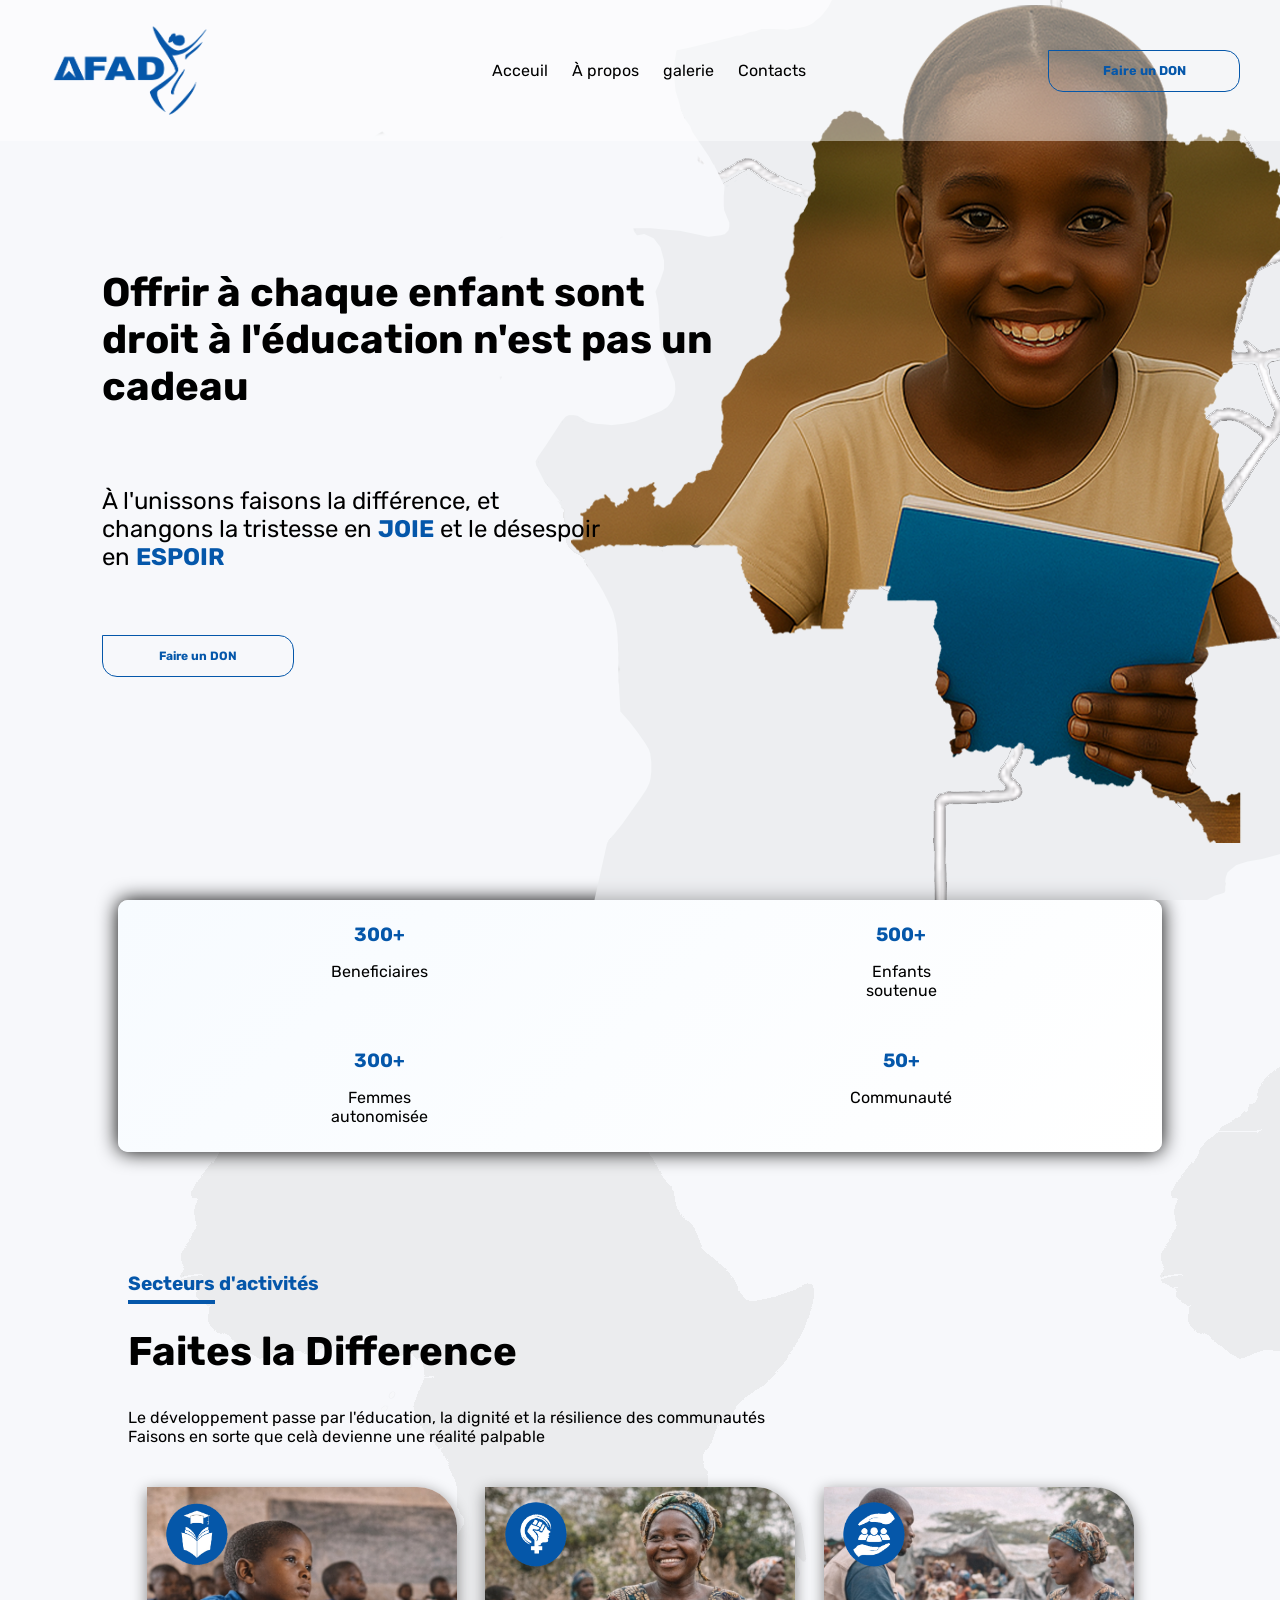
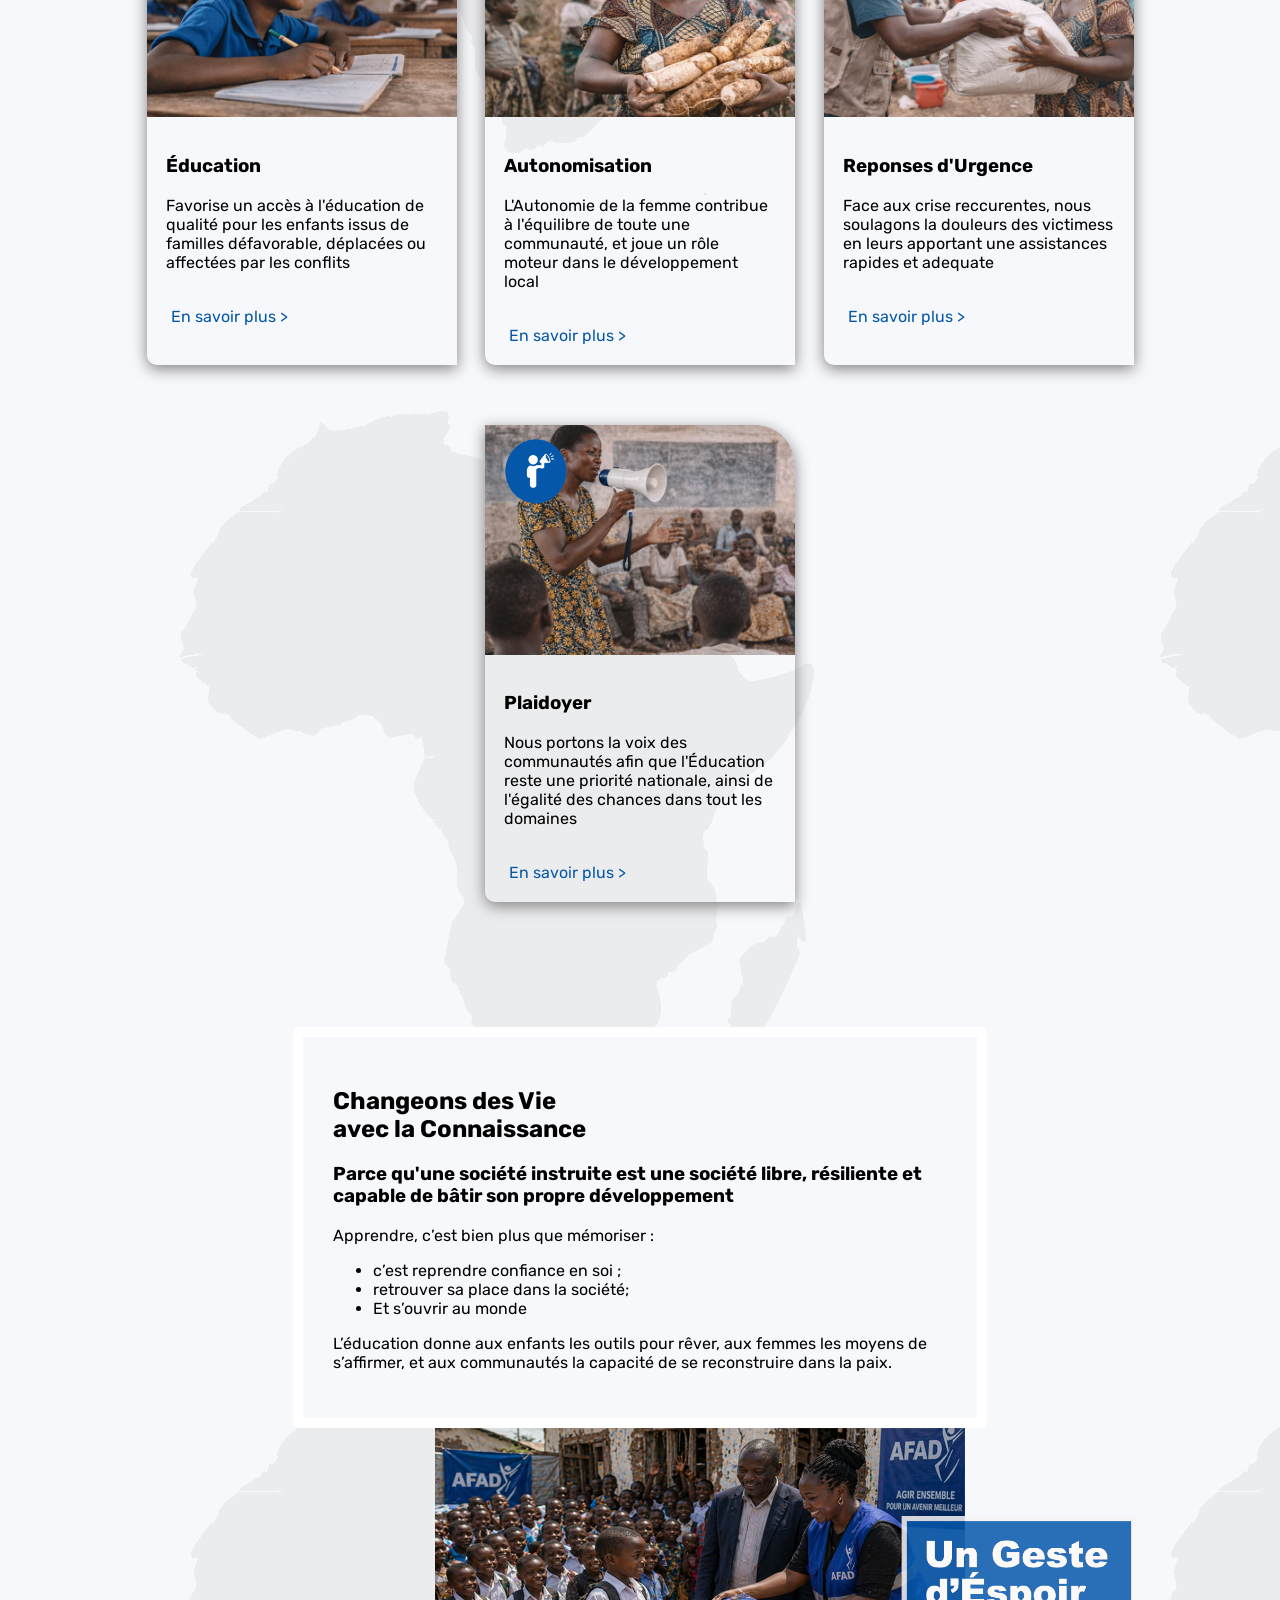
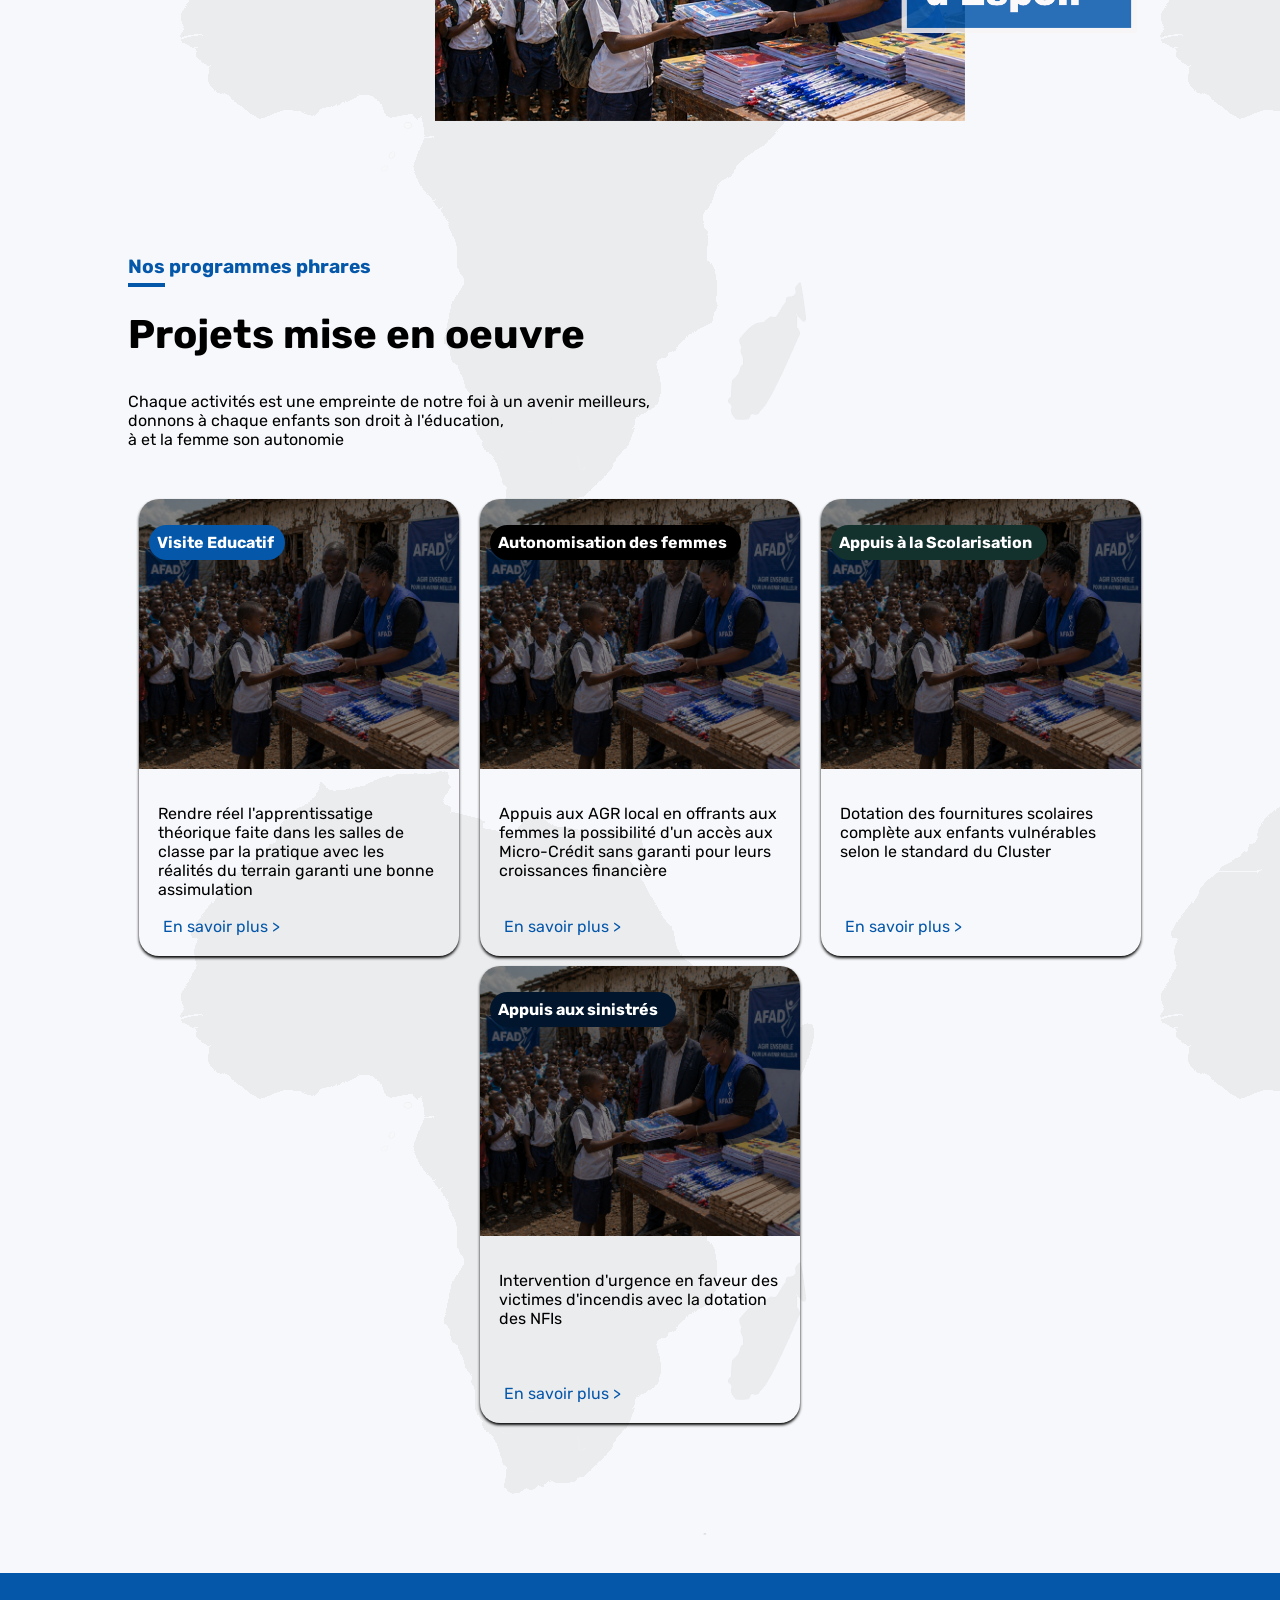
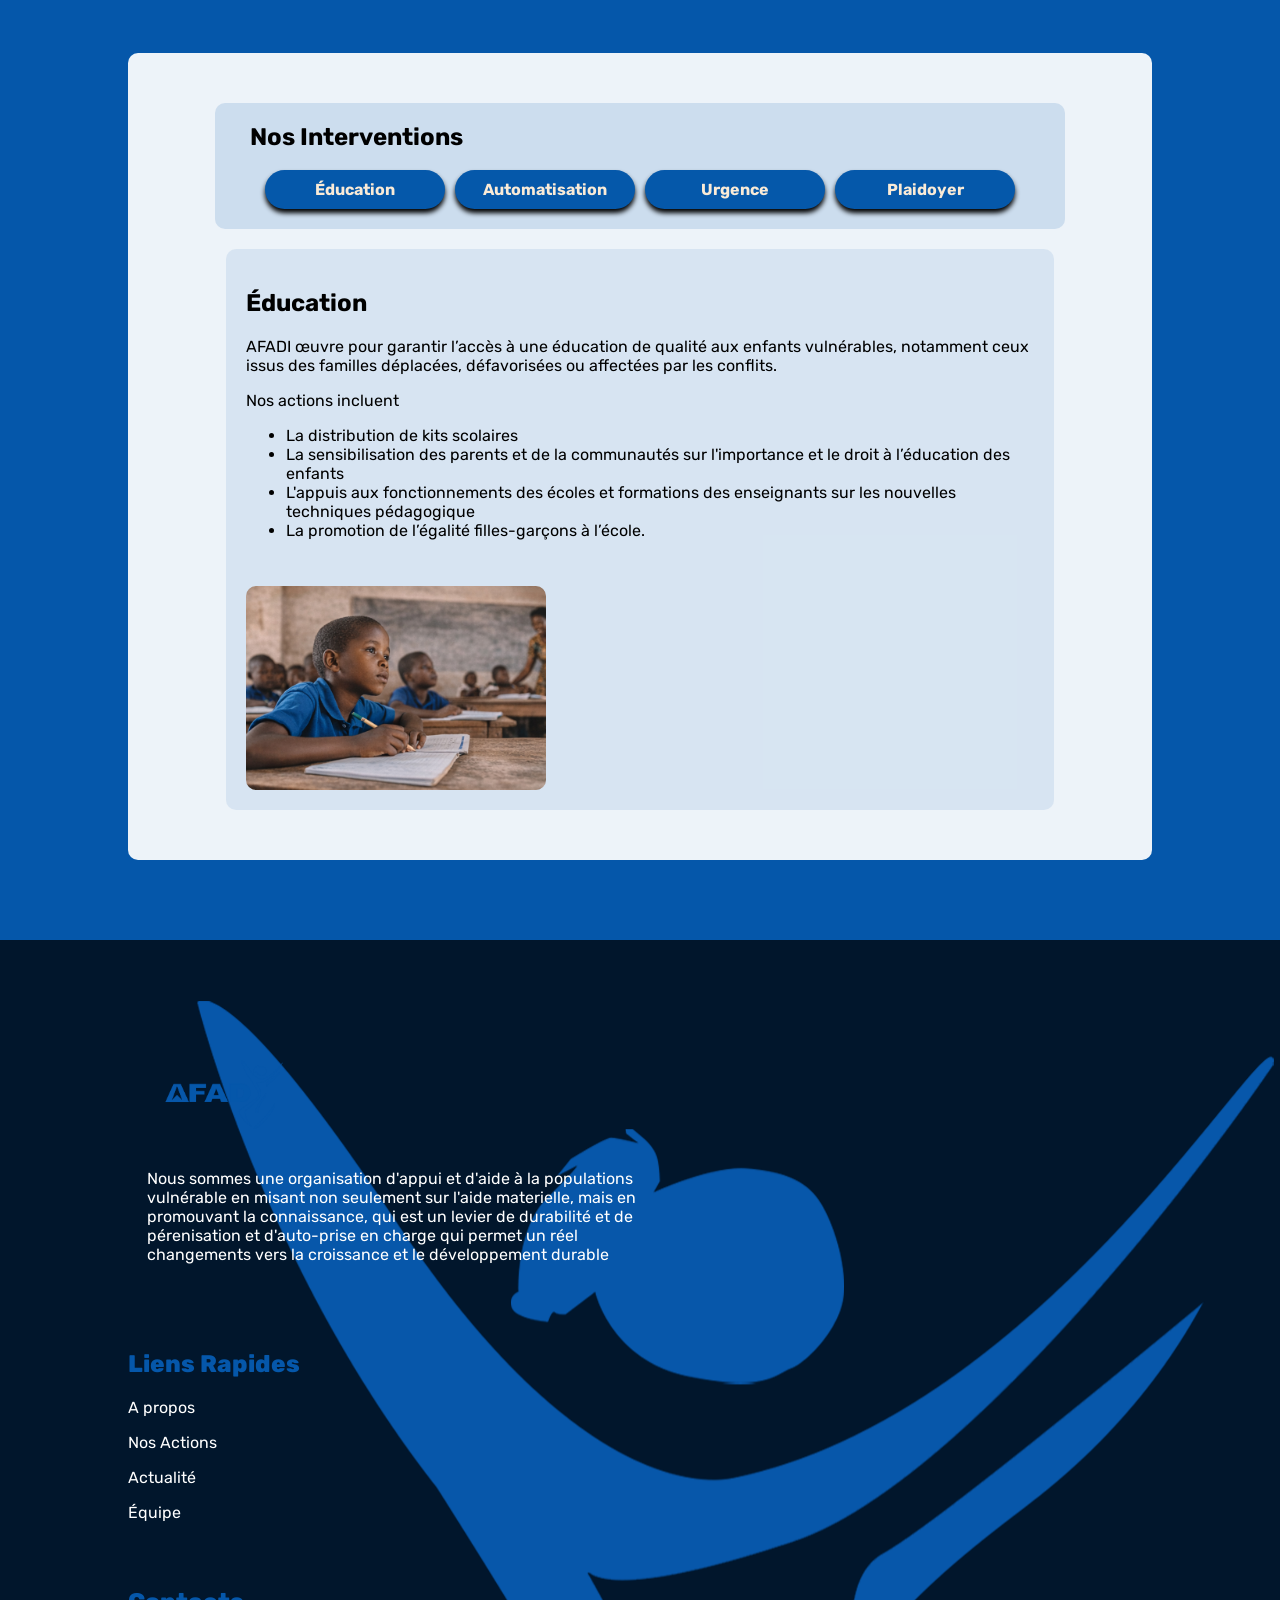
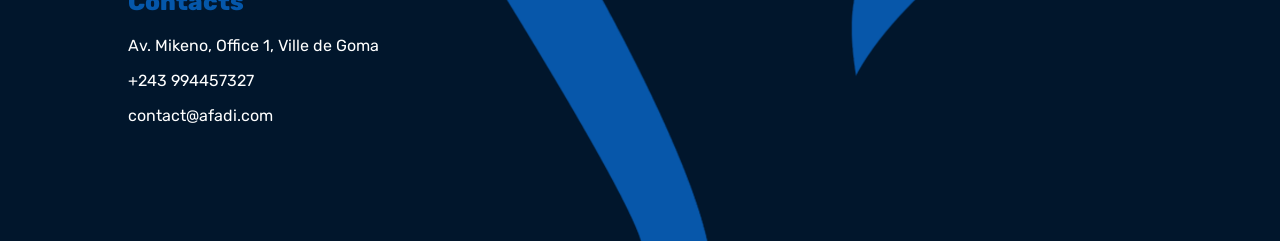
<file: index.html>
<!DOCTYPE html>
<html lang="en">
<head>
    <meta charset="UTF-8">
    <meta name="viewport" content="width=device-width, initial-scale=1.0">
    <title>AFADI ongd</title>
    <link rel="stylesheet" href="style.css">
    <link rel="preconnect" href="https://fonts.googleapis.com">
    <link rel="preconnect" href="https://fonts.gstatic.com" crossorigin>
    <link href="https://fonts.googleapis.com/css2?family=Mozilla+Headline:wght@200..700&family=Rubik:ital,wght@0,300..900;1,300..900&display=swap" rel="stylesheet">
    <link rel="stylesheet" href="https://cdnjs.cloudflare.com/ajax/libs/font-awesome/6.5.1/css/all.min.css">
</head>
<body>
    <div class="partie1 btn">
        <header>
            <img src="logAf.png" alt="logo Afadi">
            <div class="ent">
                <nav>    
                   <a href="index.html" class="lien">Acceuil</a> 
                    <a href="Apropos.html" class="lien">À propos</a>
                    <a href=".about" class="lien"> galerie</a>
                    <a href="#" class="lien"> Contacts</a>
                </nav>
            </div>
            <div>
                <p>
                    <a href="#" class="bouton">Faire un DON <i class="fa-solid fa-arrow-right-long"></i></a>
                    
                </p>
            </div>
        </header>
        <div class="chap1">
            <h1>Offrir à chaque enfant sont droit à l'éducation n'est pas un cadeau</h1>
            <div class="responsive">

            </div>
            <p>À l'unissons faisons la différence, et changons la tristesse en <strong>JOIE</strong> et le désespoir en <strong>ESPOIR</strong></p>
            <p>
                <a href="#" class="bouton">Faire un DON <i class="fa-solid fa-arrow-right-long"></i></a>
            </p>
        </div>
        
    </div>

        <main>
        <!-- statistique de nos réalisations -->
        <div class="statistique">
            <div class="stat">
                <h1>300+</h1>
                <p>Beneficiaires</p>
            </div>
            <div class="stat">
                <h1>500+</h1>
                <p>Enfants <br>soutenue</p>
            </div>
            <div class="stat">
                <h1>300+</h1>
                <p>Femmes <br>autonomisée</p>
            </div>
            <div class="stat">
                <h1>50+</h1>
                <p>Communauté</p>
            </div>
        </div>

        <!-- Section secteur d'activité -->

            <section class="about">
                <p class="point1"><span>Secteurs</span> d'activités</p>
                <h1 class="about_title1">Faites la Difference</h1>
                <p>Le développement passe par l'éducation, la dignité et la résilience des communautés <br> Faisons en sorte que celà devienne une réalité palpable</p>
                <div class="nos_activites">
                    <div class="about__education boite">
                        <div class="icone pour_education">
                            <img src="images/illustration/IconeEducation.png" alt="icone education" class="img">
                        </div>
                        <div class="texte_explicatif">
                            <h3>Éducation</h3>
                            <p>Favorise un accès à l'éducation de qualité pour les enfants issus de familles défavorable, déplacées ou affectées par les conflits</p>
                        </div>
                        <div class="info">
                            <a href="#action">En savoir plus > </a>
                        </div>
                    </div>
                    <div class="about__promotion boite">
                        <div class="icone pour_promotion">    
                            <img src="images/illustration/IconeFemme.png" alt="icone education" class="img">
                        </div>
                        <div class="texte_explicatif">
                            <h3>Autonomisation</h3>
                            <p>L'Autonomie de la femme contribue à l'équilibre de toute une communauté, et joue un rôle moteur dans le développement local</p>
                        </div>
                        <div class="info">
                            <a href="#action">En savoir plus > </a>
                        </div>
                    </div>
                    <div class="about__urgences boite">
                        <div class="icone pour_urgence">
                            <img src="images/illustration/IconeUrgence.png" alt="icone education" class="img">
                        </div>
                        <div class="texte_explicatif">
                            <h3>Reponses d'Urgence</h3>
                            <p>Face aux crise reccurentes, nous soulagons la douleurs des victimess en leurs apportant une assistances rapides et adequate</p>
                        </div>
                        <div class="info">
                            <a href="#action">En savoir plus > </a>
                        </div>
                    </div>
                    <div class="about__plaidoyer boite">
                        <div class="icone pour_plaidoyer">
                            <img src="images/illustration/IconePlaidoyer.png" alt="icone education" class="img">
                        </div>
                        <div class="texte_explicatif">
                            <h3>Plaidoyer </h3>
                            <p>Nous portons la  voix des communautés afin que l'Éducation reste une priorité nationale, ainsi de l'égalité des chances dans tout les domaines</p>
                        </div>
                        <div class="info">
                            <a href="#action">En savoir plus >  </a>
                        </div>
                    </div>
                </div>
            </section>

        <!-- section consacrée à l'IMPACT -->

            <section class="impact">
                <div class="impact__bloc">
                    <div class="impact__bloc-contenue">
                        <div class="impact_text conteneur_impact ">
                            <h1>Changeons des Vie <br>avec la Connaissance</h1>
                            
                            <h3>Parce qu'une société instruite est une société libre, résiliente et capable de bâtir son propre développement</h3>
                            
                            <p>Apprendre, c’est bien plus que mémoriser :</p>
                            <ul>
                                <li>c’est reprendre confiance en soi ;</li>
                                <li>retrouver sa place dans la société; </li>
                                <li> Et s’ouvrir au monde</li>
                            
                            </ul>
                            <p>L’éducation donne aux enfants les outils pour rêver, aux femmes les moyens de s’affirmer, et aux communautés la capacité de se reconstruire dans la paix.
                            </p>   
                        </div>
                        <div class="img_impact conteneur_impact">
                            <img src="unGeste1.png" alt="images Des Impacts">
                        </div>    
                    </div>
                </div>
            </section>

            <!-- Nos programmes phares -->

            <section class="programmes">
                <div class="titre">
                    <p class="point1"><span>Nos</span> programmes phrares</p>
                    <h1>Projets mise en oeuvre</h1>
                    <p>Chaque activités est une empreinte de notre foi à un avenir meilleurs, <br>donnons à chaque enfants son droit à l'éducation, <br> à et la femme son autonomie</p>
                </div>
                <div class="nos-programmes">
                    <div class="visite conteneur-programmes">
                        <div class="img-programme">
                            <h3 class="pgrm-visite">Visite Educatif</h3>
                        </div>
                        <div class="description-pgrm">
                            <p>Rendre réel l'apprentissatige théorique faite dans les salles de classe par la pratique avec les réalités du terrain garanti une bonne assimulation</p>
                        </div>
                        <div class="info">
                            <a href="nosActions.html">En savoir plus >  </a>
                        </div>
                    </div>
                    <div class="credit conteneur-programmes">
                        <div class="img-programme">
                            <h3 class="pgrm-credit">Autonomisation des femmes</h3>
                        </div>
                        <div class="description-pgrm">
                            <p>Appuis aux AGR local en offrants aux femmes la possibilité d'un accès aux Micro-Crédit sans garanti pour leurs croissances financière </p>
                        </div>
                        <div class="info">
                            <a href="#">En savoir plus >  </a>
                        </div>
                    </div>
                    <div class="fournitures conteneur-programmes">
                        <div class="img-programme">
                            <h3 class="pgrm-fourniture">Appuis à la Scolarisation</h3>
                        </div>
                        <div class="description-pgrm">
                            <p>Dotation des fournitures scolaires complète aux enfants vulnérables selon le standard du Cluster</p>
                        </div>
                        <div class="info">
                            <a href="#">En savoir plus >  </a>
                        </div>
                    </div>
                    <div class="sinistre conteneur-programmes">
                        <div class="img-programme">
                            <h3 class="pgrm-sinistre">Appuis aux sinistrés</h3>
                        </div>
                        <div class="description-pgrm">
                            <p>Intervention d'urgence en faveur des victimes d'incendis avec la dotation des NFIs</p>
                        </div>
                        <div class="info">
                            <a href="#">En savoir plus >  </a>
                        </div>
                    </div>
                </div>
            </section>

            <!-- parties nos actions dans différentes domaines -->

        <section class="action" id="action">
            <div class="conteneur_domaine">
                <div class="titre_domaine">
                    <h2>Nos Interventions </h2>
                    <div class="onglet">
                        <div class="dom  educ">Éducation</div>
                        <div class="dom auto">Automatisation</div>
                        <div class="dom urg">Urgence</div>
                        <div class="dom pladoyer">Plaidoyer</div>
                    </div>
                </div>
                <div class="contenu_domaine">
                    <div class="textuelle">
                        <h2 class="titreDomaine">Éducation</h2>
                        <p class="textDomaine">AFADI œuvre pour garantir l’accès à une éducation de qualité aux enfants vulnérables, notamment ceux issus des familles déplacées, défavorisées ou affectées par les conflits.</p>
                        <p class="description">Nos actions incluent</p>
                        <ul>
                            <li class="point">La distribution de kits scolaires</li>
                            <li class="point2">La sensibilisation des parents et de la communautés sur l'importance et le droit à l’éducation des enfants</li>
                            <li class="point3">L'appuis aux fonctionnements des écoles et formations des enseignants sur les nouvelles techniques pédagogique</li>
                            <li class="point4">La promotion de l’égalité filles-garçons à l’école.</li>
                        </ul>
                        <p class="finDomaine"></p>
                    </div>
                    <div class="images">
                        <img src="images/imageSecteur/education.jpg" alt="" class="imgDomaine">
                    </div>
                    <div class=""></div>
                </div>
            </div>
        </section>
    
        </main>

        <!-- PIED de PAGE de notre site web -->

        <footer>
            <div class="all">
                <div class="foot info">
                    <img src="logAf.png" alt="logo Afadi">
                    <p>Nous sommes une organisation d'appui et d'aide à la populations vulnérable en misant non seulement sur l'aide materielle, mais en promouvant la connaissance, qui est un levier de durabilité et de pérenisation et d'auto-prise en charge qui permet un réel changements vers la croissance et le développement durable </p>
                </div>
                <div class="foot liens">
                    <h2>Liens Rapides</h2>
                    <p><a href="#">A propos</a></p>
                    <p><a href="#">Nos Actions</a></p>
                    <p><a href="#">Actualité</a></p>
                    <p><a href="#">Équipe</a></p>
                </div>
                <div class="foot contact">
                    <h2>Contacts</h2>
                    <p>Av. Mikeno, Office 1, Ville de Goma</p>
                    <p>+243 994457327</p>
                    <p>contact@afadi.com</p>
                </div>
            </div>
        </footer>

        <script src="script1.js"></script>
</body>
</html>
</file>
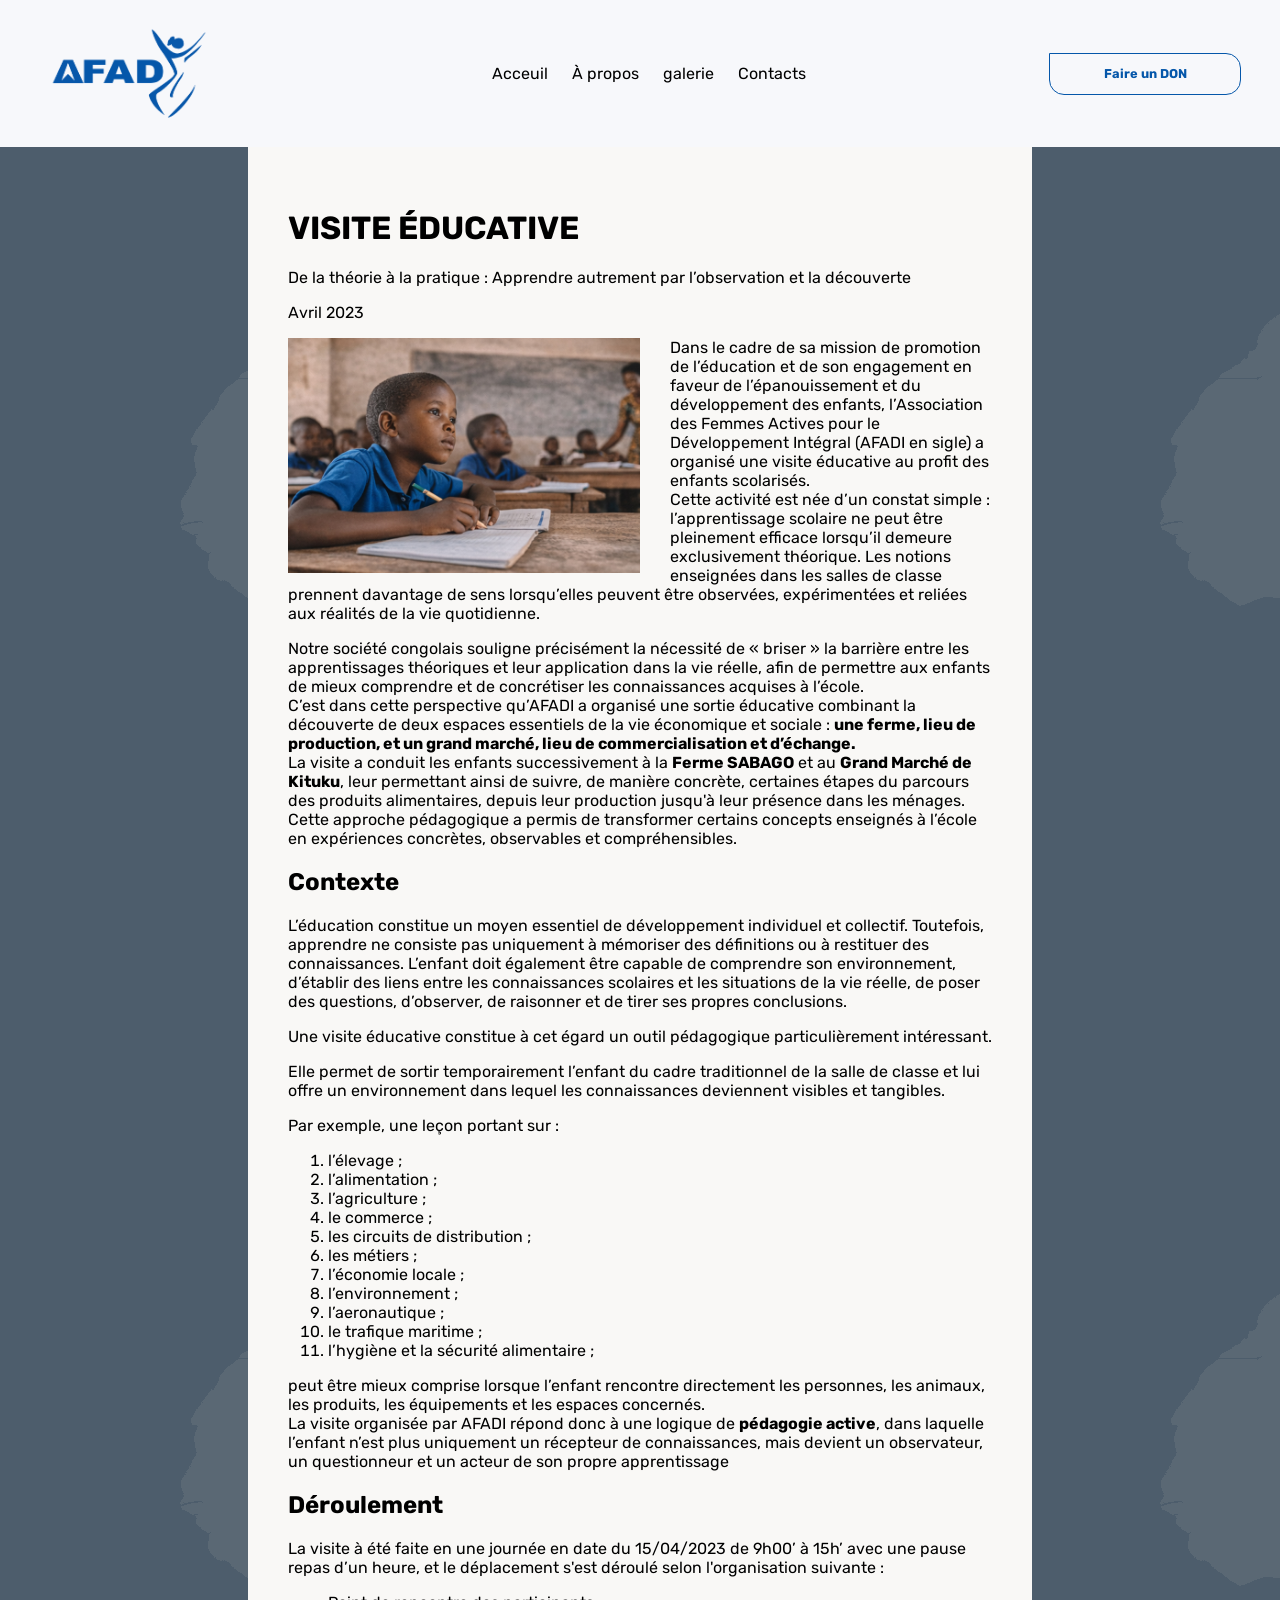
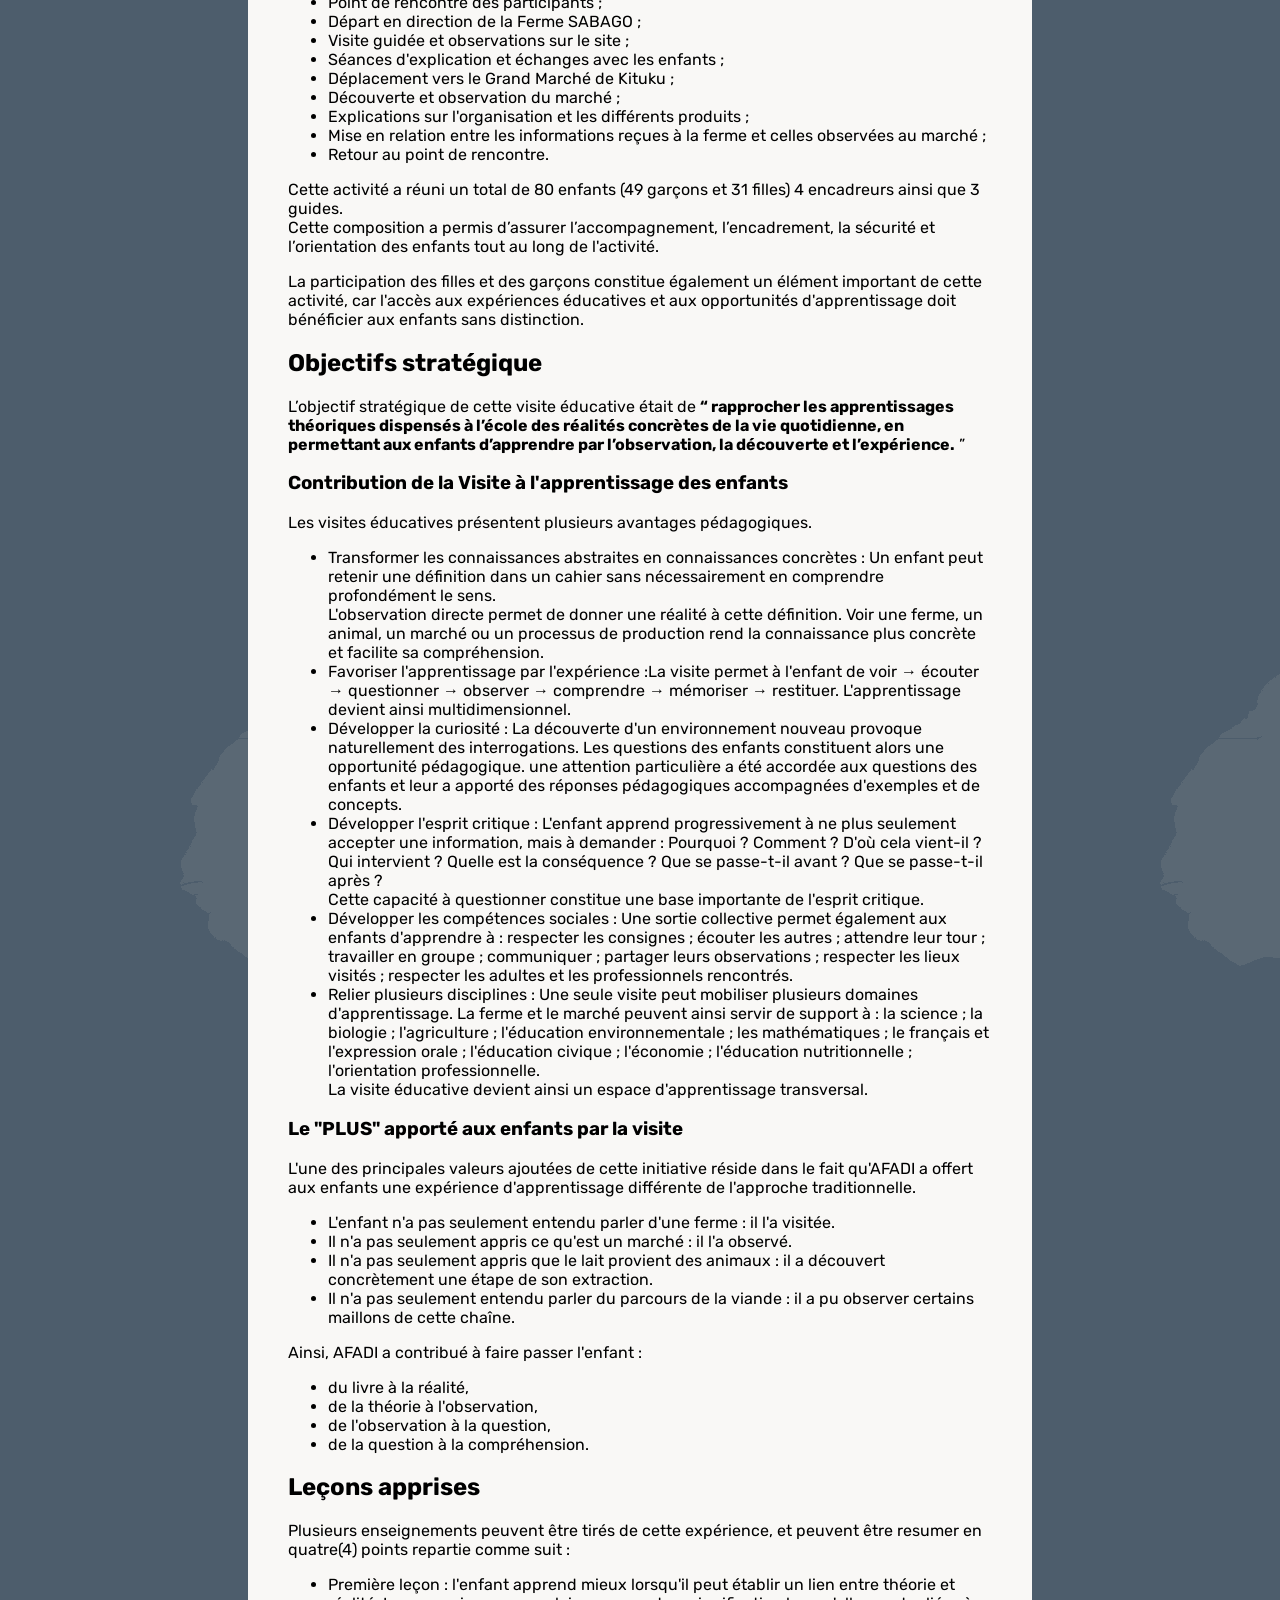
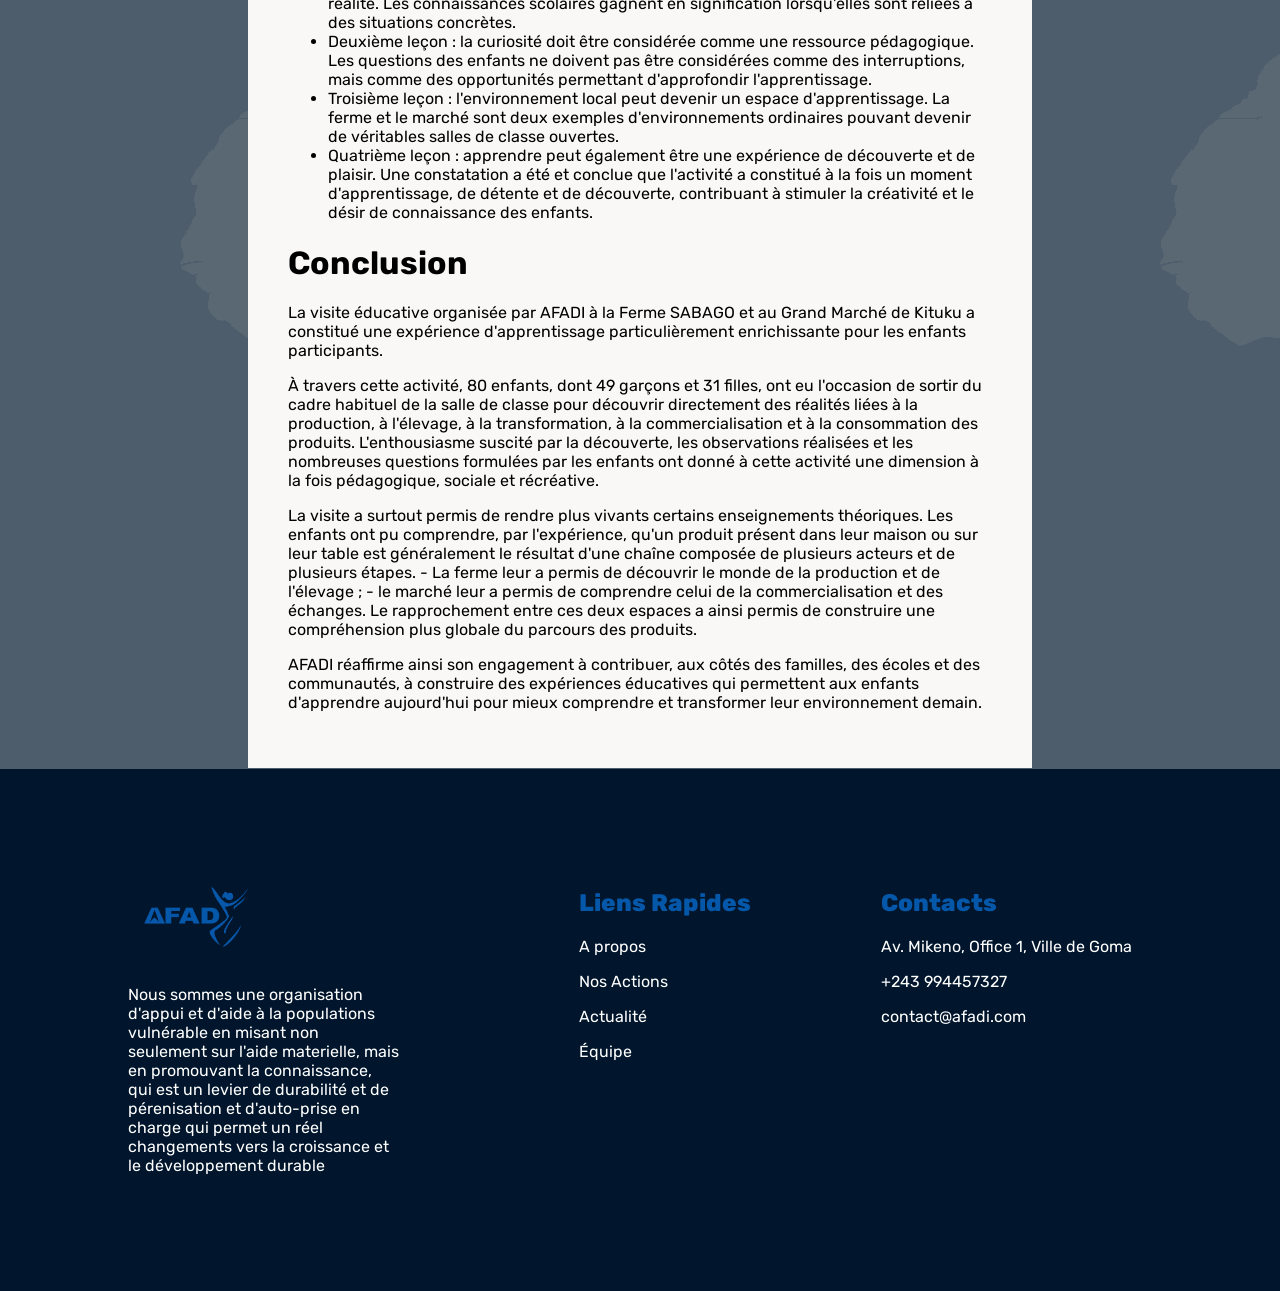
<file: nosActions.html>
<!DOCTYPE html>
<html lang="en">
<head>
    <meta charset="UTF-8">
    <meta name="viewport" content="width=device-width, initial-scale=1.0">
    <title>AFADI_Nos Ations</title>
    <link rel="stylesheet" href="StyleHeader_Footer.css">
    <link rel="stylesheet" href="styleActions.css">
    <link rel="preconnect" href="https://fonts.googleapis.com">
    <link rel="preconnect" href="https://fonts.gstatic.com" crossorigin>
    <link href="https://fonts.googleapis.com/css2?family=Mozilla+Headline:wght@200..700&family=Rubik:ital,wght@0,300..900;1,300..900&display=swap" rel="stylesheet">
    <link rel="stylesheet" href="https://cdnjs.cloudflare.com/ajax/libs/font-awesome/6.5.1/css/all.min.css">
</head>
<body>
    <div class="partie1 btn">
        <header>
            <img src="logAf.png" alt="logo Afadi">
            <div class="ent">
                <nav>    
                   <a href="index.html" class="lien">Acceuil</a> 
                    <a href="Apropos.html" class="lien">À propos</a>
                    <a href="#" class="lien"> galerie</a>
                    <a href="#" class="lien"> Contacts</a>
                </nav>
            </div>
            <div class="ent">
                <p>
                    <a href="#" class="bouton">Faire un DON <i class="fa-solid fa-arrow-right-long"></i></a>
                </p>
            </div>
        </header>
    </div>

    <main>
        <div class="parti1">
            <div class="corps">
                <h1>VISITE ÉDUCATIVE</h1>
                <p><span class="object">De la théorie à la pratique</span> : Apprendre autrement par l’observation et la découverte </p>
                <p>Avril 2023</p>
                <img src="images/imageSecteur/education.jpg" alt="image activité" class="imgActivite">
                <p>Dans le cadre de sa mission de promotion de l’éducation et de son engagement en faveur de l’épanouissement et du développement des enfants, <span class="afadi">l’Association des Femmes Actives pour le Développement Intégral (AFADI en sigle) </span> a organisé une visite éducative au profit des enfants scolarisés. <br>
                Cette activité est née d’un constat simple : l’apprentissage scolaire ne peut être pleinement efficace lorsqu’il demeure exclusivement théorique. Les notions enseignées dans les salles de classe prennent davantage de sens lorsqu’elles peuvent être observées, expérimentées et reliées aux réalités de la vie quotidienne.
                </p>
                <p>Notre société congolais souligne précisément la nécessité de « briser » la barrière entre les apprentissages théoriques et leur application dans la vie réelle, afin de permettre aux enfants de mieux comprendre et de concrétiser les connaissances acquises à l’école. <br>
                
                C’est dans cette perspective qu’<span class="afadi">AFADI</span> a organisé une sortie éducative combinant la découverte de deux espaces essentiels de la vie économique et sociale : <strong> une ferme, lieu de production, et un grand marché, lieu de commercialisation et d’échange.</strong> <br>
                La visite a conduit les enfants successivement à la <strong>Ferme SABAGO</strong> et au <strong>Grand Marché de Kituku</strong>, leur permettant ainsi de suivre, de manière concrète, certaines étapes du parcours des produits alimentaires, depuis leur production jusqu'à leur présence dans les ménages. <br>
                Cette approche pédagogique a permis de transformer certains concepts enseignés à l’école en expériences concrètes, observables et compréhensibles.
                </p>

                <h2>Contexte</h2>
                <p>L’éducation constitue un moyen essentiel de développement individuel et collectif. Toutefois, apprendre ne consiste pas uniquement à mémoriser des définitions ou à restituer des connaissances. L’enfant doit également être capable de comprendre son environnement, d’établir des liens entre les connaissances scolaires et les situations de la vie réelle, de poser des questions, d’observer, de raisonner et de tirer ses propres conclusions.</p>
                <p>Une visite éducative constitue à cet égard un outil pédagogique particulièrement intéressant.</p>
                <p>Elle permet de sortir temporairement l’enfant du cadre traditionnel de la salle de classe et lui offre un environnement dans lequel les connaissances deviennent visibles et tangibles.
                </p>
                <p>Par exemple, une leçon portant sur :</p>
                <ol>
                    <li>l’élevage ;</li>
                    <li>l’alimentation ;</li>
                    <li>l’agriculture ;</li>
                    <li>le commerce ;</li>
                    <li>les circuits de distribution ;</li>
                    <li>les métiers ;</li>
                    <li>l’économie locale ;</li>
                    <li>l’environnement ;</li>
                    <li>l’aeronautique ;</li>
                    <li>le trafique maritime ;</li>
                    <li>l’hygiène et la sécurité alimentaire ;</li>
                </ol>
                <p>peut être mieux comprise lorsque l’enfant rencontre directement les personnes, les animaux, les produits, les équipements et les espaces concernés. <br>
                La visite organisée par <span class="afadi">AFADI</span> répond donc à une logique de <strong> pédagogie active</strong>, dans laquelle l’enfant n’est plus uniquement un récepteur de connaissances, mais devient un observateur, un questionneur et un acteur de son propre apprentissage
                </p>
               
                <h2>Déroulement</h2>
                <p>La visite à été faite en une journée en date du 15/04/2023 de 9h00’ à 15h’  avec une pause repas d’un heure, et le déplacement s'est déroulé selon l'organisation suivante :</p>
                <ul>
                    <li>Point de rencontre des participants ;</li>
                    <li>Départ en direction de la Ferme SABAGO ;</li>
                    <li>Visite guidée et observations sur le site ;</li>
                    <li>Séances d'explication et échanges avec les enfants ;</li>
                    <li>Déplacement vers le Grand Marché de Kituku ;</li>
                    <li>Découverte et observation du marché ;</li>
                    <li>Explications sur l'organisation et les différents produits ;</li>
                    <li>Mise en relation entre les informations reçues à la ferme et celles observées au marché ;</li>
                    <li>Retour au point de rencontre.</li>
                </ul>
                <p>Cette activité a réuni un total de 80 enfants (49 garçons et 31 filles) 4 encadreurs ainsi que 3 guides. <br> Cette composition a permis d’assurer l’accompagnement, l’encadrement, la sécurité et l’orientation des enfants tout au long de l'activité.</p>
                <p>La participation des filles et des garçons constitue également un élément important de cette activité, car l'accès aux expériences éducatives et aux opportunités d'apprentissage doit bénéficier aux enfants sans distinction.</p>

                <h2>Objectifs stratégique</h2>
                <p>L’objectif stratégique de cette visite éducative était de <strong>“ rapprocher les apprentissages théoriques dispensés à l’école des réalités concrètes de la vie quotidienne, en permettant aux enfants d’apprendre par l’observation, la découverte et l’expérience.</strong> ”</p>

                <h3>Contribution de la Visite à l'apprentissage des enfants</h3>
                <p>Les visites éducatives présentent plusieurs avantages pédagogiques.</p>
                <ul>
                    <li>Transformer les connaissances abstraites en connaissances concrètes : Un enfant peut retenir une définition dans un cahier sans nécessairement en comprendre profondément le sens. <br>
                    L'observation directe permet de donner une réalité à cette définition. Voir une ferme, un animal, un marché ou un processus de production rend la connaissance plus concrète et facilite sa compréhension.
                    </li>
                    <li>Favoriser l'apprentissage par l'expérience :La visite permet à l'enfant de <span class="afadi"> voir → écouter → questionner → observer → comprendre → mémoriser → restituer.</span> L'apprentissage devient ainsi multidimensionnel.</li>
                    <li>Développer la curiosité : La découverte d'un environnement nouveau provoque naturellement des interrogations. Les questions des enfants constituent alors une opportunité pédagogique. une attention particulière a été accordée aux questions des enfants et leur a apporté des réponses pédagogiques accompagnées d'exemples et de concepts.</li>
                    <li>Développer l'esprit critique : L'enfant apprend progressivement à ne plus seulement accepter une information, mais à demander : Pourquoi ? Comment ? D'où cela vient-il ? Qui intervient ? Quelle est la conséquence ? Que se passe-t-il avant ? Que se passe-t-il après ? <br>
                    Cette capacité à questionner constitue une base importante de l'esprit critique.
                    </li>
                    <li>Développer les compétences sociales : Une sortie collective permet également aux enfants d'apprendre à : respecter les consignes ; écouter les autres ; attendre leur tour ; travailler en groupe ; communiquer ; partager leurs observations ; respecter les lieux visités ; respecter les adultes et les professionnels rencontrés.
                    </li>
                    <li>Relier plusieurs disciplines : Une seule visite peut mobiliser plusieurs domaines d'apprentissage. La ferme et le marché peuvent ainsi servir de support à : la science ; la biologie ; l'agriculture ; l'éducation environnementale ; les mathématiques ; le français et l'expression orale ; l'éducation civique ; l'économie ; l'éducation nutritionnelle ; l'orientation professionnelle. <br>
                    La visite éducative devient ainsi un espace d'apprentissage transversal.
                    </li>
                </ul>

                <h3>Le "PLUS" apporté aux enfants par la visite</h3>
                <p>L'une des principales valeurs ajoutées de cette initiative réside dans le fait qu'AFADI a offert aux enfants une expérience d'apprentissage différente de l'approche traditionnelle.</p>
                <ul>
                    <li>L'enfant n'a pas seulement entendu parler d'une ferme : il l'a visitée.</li>
                    <li>Il n'a pas seulement appris ce qu'est un marché : il l'a observé.</li>
                    <li>Il n'a pas seulement appris que le lait provient des animaux : il a découvert concrètement une étape de son extraction.</li>
                    <li>Il n'a pas seulement entendu parler du parcours de la viande : il a pu observer certains maillons de cette chaîne.</li>
                </ul>
                <p>Ainsi, AFADI a contribué à faire passer l'enfant :</p>
                <ul>
                    <li>du livre à la réalité,</li>
                    <li>de la théorie à l'observation,</li>
                    <li>de l'observation à la question,</li>
                    <li>de la question à la compréhension.</li>
                </ul>

                <h2>Leçons apprises</h2>
                <p>Plusieurs enseignements peuvent être tirés de cette expérience, et peuvent être resumer en quatre(4) points repartie comme suit :</p>
                <ul>
                    <li>Première leçon : l'enfant apprend mieux lorsqu'il peut établir un lien entre théorie et réalité. Les connaissances scolaires gagnent en signification lorsqu'elles sont reliées à des situations concrètes.</li>
                    <li>Deuxième leçon : la curiosité doit être considérée comme une ressource pédagogique. Les questions des enfants ne doivent pas être considérées comme des interruptions, mais comme des opportunités permettant d'approfondir l'apprentissage.</li>
                    <li>Troisième leçon : l'environnement local peut devenir un espace d'apprentissage. La ferme et le marché sont deux exemples d'environnements ordinaires pouvant devenir de véritables salles de classe ouvertes.</li>
                    <li>Quatrième leçon : apprendre peut également être une expérience de découverte et de plaisir. Une constatation a été et conclue que l'activité a constitué à la fois un moment d'apprentissage, de détente et de découverte, contribuant à stimuler la créativité et le désir de connaissance des enfants.</li>
                </ul>

                <h1>Conclusion</h1>
                <p>La visite éducative organisée par AFADI à la Ferme SABAGO et au Grand Marché de Kituku a constitué une expérience d'apprentissage particulièrement enrichissante pour les enfants participants.</p>
                <p>À travers cette activité, 80 enfants, dont 49 garçons et 31 filles, ont eu l'occasion de sortir du cadre habituel de la salle de classe pour découvrir directement des réalités liées à la production, à l'élevage, à la transformation, à la commercialisation et à la consommation des produits. L'enthousiasme suscité par la découverte, les observations réalisées et les nombreuses questions formulées par les enfants ont donné à cette activité une dimension à la fois pédagogique, sociale et récréative.</p>
                <p>La visite a surtout permis de rendre plus vivants certains enseignements théoriques. Les enfants ont pu comprendre, par l'expérience, qu'un produit présent dans leur maison ou sur leur table est généralement le résultat d'une chaîne composée de plusieurs acteurs et de plusieurs étapes. - La ferme leur a permis de découvrir le monde de la production et de l'élevage ; - le marché leur a permis de comprendre celui de la commercialisation et des échanges. Le rapprochement entre ces deux espaces a ainsi permis de construire une compréhension plus globale du parcours des produits.</p>
                <p>AFADI réaffirme ainsi son engagement à contribuer, aux côtés des familles, des écoles et des communautés, à construire des expériences éducatives qui permettent aux enfants d'apprendre aujourd'hui pour mieux comprendre et transformer leur environnement demain.</p>
                
            </div>
        </div>
    </main>


    <footer>
        <div class="all">
           <div class="foot info">
                <img src="logAf.png" alt="logo Afadi">
                <p>Nous sommes une organisation d'appui et d'aide à la populations vulnérable en misant non seulement sur l'aide materielle, mais en promouvant la connaissance, qui est un levier de durabilité et de pérenisation et d'auto-prise en charge qui permet un réel changements vers la croissance et le développement durable </p>
            </div>
            <div class="foot liens">
                <h2>Liens Rapides</h2>
                <p><a href="#">A propos</a></p>
                <p><a href="#">Nos Actions</a></p>
                <p><a href="#">Actualité</a></p>
                <p><a href="#">Équipe</a></p>
            </div>
                <div class="foot contact">
                    <h2>Contacts</h2>
                    <p>Av. Mikeno, Office 1, Ville de Goma</p>
                    <p>+243 994457327</p>
                    <p>contact@afadi.com</p>
                </div>
            </div>
        </div>
    </footer>
  <script src="script1.js"></script>
</body>
</html>
</file>
<file: style.css>
body{
    margin: 0px;
    font-family: "Rubik", sans-serif;
    background-color: #f7f8fb;
}
.fa-house{
    width: 200px;
    
}


/* bloc regroupant tout les elements de l'entete */

.partie1{
    background-image: url(images/img_util/background3.png);
    background-repeat: no-repeat;
    background-position: top right;
    
    position: relative;
    z-index: 1;
    height: 100vh;
}
img{
    width: 200px;
}
header{
    padding: 0px 30px;
    display: flex;
    justify-content:space-between;
    align-items: center;
    position: relative;
    flex-wrap: wrap;
}
header p {
    font-size: 0.8em;
}
.ent{
    display : flex;
    align-items: center;
    gap: 40px;
}
nav{
    display: inline-block;
}
.lien{
    margin-left: 20px;
    text-decoration: none;
    color: black;
}
.lien:hover{
    font-weight: 300;
    /* text-decoration-style: dotted; */
    border-bottom: #0557aa 2px solid;
}
.bouton{
    display: block;
    color: #0557aa;
    width: 170px;
    height: 40px;
    border-radius: 0px 15px 15px 15px;
    border :#0557aa 1px solid ;
    text-align: center;
    display: flex;
    align-items: center;
    justify-content: center;
    text-decoration: none;
    font-weight: bolder;
    margin-right: 10px;
    padding: 0px 10px;
    position: relative;
    z-index: 1;
    overflow: hidden;
    
}
.bouton::after{
    content: "";
    display: block;
    background-color: #0557aa;
    width: 170px;
    height: 40px;
    border-radius: 0px 15px 15px 15px;
    border :#0557aa 1px solid ;
    padding: 0px 10px;
    position: absolute;
    top: 0;
    right: 0;
    bottom: 0;
    left: 0;
    z-index: -1;
    transform: translate(-200px);
    transition: transform 200ms;
}
.bouton:hover::after{
    transform: translate(0);
}
.bouton:hover{
    color: white;
}
.fa-arrow-right-long{
    padding-left:15px;
    font-size:20px;
    display: none !important ;
}
.bouton:hover .fa-arrow-right-long{
    display: block !important;
}

.chap1{
    width: 38%;
    margin-left: 8%;
    margin-top:10%;
}
.chap1 h1{
    font-size: 3.5em;
    padding-bottom: 2%;
}
strong{
    color: #0557aa;
}
.chap1 p{
    font-size: 1.5em;
    width: 80%;
    margin-top : 10%;
}
.chap1 .bouton{
    font-size: 0.5em;
    margin-top : 10%;
}

/* ========================================================= 
responsive PARTIE 1*/
@media screen and (max-width:1350px){
    header{
        background-color: rgba(255, 255, 255, 0.434);   
    }
    .chap1 h1{
        font-size: 2.5em;
    }
    .partie1{
        background-position:50% ;
    }
    .chap1{
        width: 50%;
    }
}
@media screen and (max-width:500px) {
    header{
        flex-direction: column;
    }
    header .bouton{
        margin: 40px;
    }
    .partie1{
        background-color: #0558aa56 ;
        background-position: 40%;
    }
    .chap1{
        width: 80%;
        text-align: center;
    }
    .chap1 h1{
        font-size: 2.2em;
        padding: 30px 0px;
    }
    .chap1 p{
        width: 100%;
        margin: 50px 0px;
    }
    .chap1 .bouton{
        margin: auto;
    }
}

/* ============================================================= */
/* statitiques des différentes couches touché par nos interventions */

.statistique{
    background: linear-gradient(135deg, #f7fbff, #ffffff);
    box-shadow: 00px 0px 20px black;
    display: flex;
    flex-wrap: wrap;
    gap: 20px;
    justify-content: space-evenly;
    width: 60%;
    border-radius: 10px;
    text-align: center;
    margin: auto;
    margin-bottom: 70px;
    padding: 10px;
}
.stat h1{
    color: #0557aa;
}
.stat p{
    color: rgb(0, 0, 0);
}
@media screen and (max-width:1350px){
    .statistique{
        width: 80%;
        display: grid;
        grid-template-columns: 1fr 1fr;
    }
    .stat{
        
    }
    .stat h1{
        font-size: 1.2em;
    }
}

/* ======================================================== */
/* bloc regroupant les élement de la section à propos */

.about {
    width: 80%;
    margin: auto;
    margin: top;
    padding-top: 50px;
}
/* stype de titre de section */
.point1{
    color: #0557aa;
    font-weight: 700;
    margin: 0px;
    font-size: 1.2em;
}
.point1 span{
    padding-bottom: 5px;
    border-bottom: #0557aa 4px solid;
}
.about_title1{
    font-size: 2.5em;
}
.about_title1 + p {
    padding-bottom: 0px;
}
.nos_activites {
    display: flex;
    justify-content:space-evenly;
    flex-wrap:wrap;
    gap: 10px;
}
.boite{
    width: 310px;
    border-radius: 0px 40px 0px 10px;
    margin : 25px 0px;
    box-shadow: rgb(130, 129, 129) 0px 4px 15px;
    transform: scale(1);
    /* effet transition */
    transition : transform 300ms;
}
.boite:hover{
    transform: scale(1.07);
}
.texte_explicatif{
    padding: 19px;
}
.icone{
    border-radius: 0px 40px 0px 0px;
    height: 230px;
    position: relative;
}
.pour_education{
    background-image: url(images/imageSecteur/education1.jpg);
    background-size: cover;
}
.pour_promotion{
    background-image: url(images/imageSecteur/automatisation.jpg);
    background-size: cover;
}
.pour_urgence{
    background-image: url(images/imageSecteur/urgence.jpg);
    background-size: cover;
}
.pour_plaidoyer{
    background-image: url(images/imageSecteur/plaidoyer.jpg);
    background-size: cover;
}
.img{
    position: absolute;
    left: 5%;
    top: 5%;
    width: 70px;
    color: #26588e;
}
.info{
    margin-bottom: 20px;
    margin-left:19px
}
.info a {
    text-decoration: none;
    color:#0557aa;
    padding: 5px;
}
main{
    background-image: url(images/img_util/background2.png);
}

/* ================================================================ */
/* bloc regroupant les élement de la section Impact de nos actions */

.impact{
    margin: 100px 0px;
}
.impact__bloc{
    width: 80%;
    margin: auto;
}

.img_impact img{
    width: 100%;
}
.impact__bloc-contenue{
    display: flex;
    flex-direction: column;
    justify-content: center;
    align-items: center;
}
.conteneur_impact{
    width: 60%;
}
.img_impact{
    width: 70%;
    margin-left: 30%;
}
.impact_text{
    background-color: #f7f8fb;
    border: #ffffff solid 10px;
    border-radius: 5px;
    padding: 30px;
}
@media screen and (max-width:1350px){
   
}
.impact__bloc-text .txt{
    font-size: 1.2em;
    width: 90%;
}
@media screen and (max-width : 500px){
    .conteneur_impact{
        width: 90%;
    }
    .img_impact{
        width: 100%;
        margin-left: 10%;
    }
}

/* Programme phares mise en oeuvre par AFADi   */

.programmes{
    margin: auto;
    padding: 30px 0px 150px 0px;
    width: 80%;
}

.titre h1{
    font-size: 2.5em;
}
.nos-programmes{
    display: flex;
    justify-content: space-evenly;
    gap: 10px;
    margin-top: 50px;
    flex-wrap: wrap;
}
.conteneur-programmes{
    width: 320px;
    border-radius: 20px;
    box-shadow: 0px 2px 3px black;
    transition: transform 300ms;
}
.conteneur-programmes:hover{
    transform: translateY(10px);
}
.conteneur-programmes:hover h3{
    background-color: rgb(255, 255, 255) !important;
    transform: rotateY(360deg);
    color: #0557aa;
}
.img-programme{
    background-image: url(imageProjet.png);
    background-size: cover;
    height: 250px;
    border-radius: 20px 20px 0px 0px;
    padding: 10px;
}
.img-programme h3{
    background-color:#01162c;
    color: white;
    border-radius: 30px;
    padding: 8px;
    font-size: 1em;
    width: 170px;
    transition: background-color 500ms, transform 200ms;
}
.description-pgrm{
    padding: 19px;
    height: 110px;
}
.pgrm-visite{
    width: 120px !important;
    background-color: #0557aa !important;
}
.pgrm-credit{
    width: 235px !important;
    background-color: #000000 !important;
}
.pgrm-fourniture{
    width: 200px !important;
    background-color:#13312d !important;
}





/* partie réalisation des projets */
.sec{
    width: 80%;
    margin: auto;
}
.real__titre{
    font-size: 4em;
    text-align: center;
    margin: 0px;
}
.real__para{
    text-align: center;
    font-size: 1.1em;
}
.promenade{
    background-image: url(imageProjet);
}
.distri{
    background-image: url(imageProjet.png);
   
}
.incendi{
    background-image: url(imageProjet.pn);
}
.mod{
    border-radius: 40px;
    min-height: 550px;
    background-size: cover;
    background-position: center;
    margin: 50px;
    padding: 20px;
}
.real_text{
    color: white;
    margin-top: 20%;
}
.real_text h2{
    font-size: 2.5em;
}

/* =================================================================== */
/* parties qui concerne nos actions dans différentes domaines */

.action{
    background-color:#0557aa;
    display: flex;
    justify-content: center;
    align-items: center;
    padding: 80px 0px;
}
.conteneur_domaine{
    width: 80%;
    display: flex;
    gap: 20px;
    justify-content: center;
    background-color: #ffffffed;
    padding: 50px 0px;
    border-radius: 10px;  
}
@media screen and (max-width:1500px){
    .conteneur_domaine{
        flex-direction: column;
        align-items: center;
    }
}
.titre_domaine{
    background-color: #0558aa24;
    border-radius: 10px;
    display: flex;
    flex-direction: column;
    align-items: center;
    padding: 0 15px;
}
@media screen and (max-width:1500px){
    .titre_domaine{
        width: 80%;
        display: block;
        
    }
}
.contenu_domaine{
    width: 60%;
    display: flex;
    background-color:#0558aa18;
    border-radius: 10px;
    padding: 20px;
    gap: 30px;
}
@media screen and (max-width:1500px){
    .contenu_domaine{
        flex-wrap: wrap;
    }
}
.images{
    width: 300px;
    
}
.images img{
    width: 300px;
    height: 100%;
    border-radius: 10px;
}
@media screen and (max-width:1500px){
    .contenu_domaine{
        width: 77%;
    }
}
.dom{
    background-color:#0558aa;
    box-shadow: 0px 4px 5px black;
    width: 200px;
    text-align: center;
    padding: 10px 0px;
    margin-bottom: 20px;
    border-radius: 20px;
    font-weight: bolder;
    color: antiquewhite;
    transition: transform 200ms;
}
@media screen and (max-width:1500px){
    .onglet{
        display: flex;
        gap: 10px;
        align-items: center;
        justify-content: center;
    }
    .dom{
        width: 180px;
    }
    .titre_domaine h2{
        margin-left: 20px ;
    }
}
.dom:hover{
    background-color: white;
    color: #0557aa;
}
.dom:focus{
    background-color: white;
    color: #0557aa;
    transform: scale(1.8);
}
@media screen and (max-width:500px){
    .onglet{
        display: grid;
        grid-template-columns: 1fr 1fr;
        gap: 10px;
    }
    .dom{
        font-size: 0.8em;
        width: 100%;
    }
    .images img{
        width: 100%;
        height: 100%;
        border-radius: 10px;
    }
}

/* partie footer */


footer{
    background-color: #01162c;
    background-image: url(icone-logo.png);
    background-repeat: repeat;
    color: white;
    padding: 100px 0px;
}
.info img{
    width: 30%;
}
footer .all{
    display: flex;
    gap: 30px;
    width: 80%;
    margin: auto;
    
}
@media screen and (max-width:1500px){
    footer .all{
        flex-wrap: wrap;
    }
}
.foot{
    width: 50%;
    
}

.liens a{
    text-decoration: none;
    color: white;
}
.foot h2{
    color: #0557aa;
    font-weight: 800;
}
@media screen and (max-width:500px){
    .foot{
        width: 100% !important;
    }
    .info img{
        width: 50%;
    }
}
</file>
<file: StyleHeader_Footer.css>
body{
    margin: 0px;
    font-family: "Rubik", sans-serif;
    background-color: #f7f8fb;
}
.btn{
    padding :0% 2%;
}

.darkMode{
    background-color: black;
    color: antiquewhite;
}

/* bloc regroupant tout les elements de l'entete */


img{
    width: 200px;
}
header{
    padding: 3px;
    display: flex;
    justify-content:space-between;
}
header p {
    font-size: 0.8em;
}
.ent{
    display : flex;
    align-items: center;
    gap: 40px;
}
nav{
    display: inline-block;
}
.lien{
    margin-left: 20px;
    text-decoration: none;
    color: black;
}
.lien:hover{
    font-weight: 300;
    /* text-decoration-style: dotted; */
    border-bottom: #0557aa 2px solid;
}

.bouton{
    display: block;
    color: #0557aa;
    width: 170px;
    height: 40px;
    border-radius: 0px 15px 15px 15px;
    border :#0557aa 1px solid ;
    text-align: center;
    display: flex;
    align-items: center;
    justify-content: center;
    text-decoration: none;
    font-weight: bolder;
    margin-right: 10px;
    padding: 0px 10px;
    position: relative;
    z-index: 1;
    overflow: hidden;
    
}
.bouton::after{
    content: "";
    display: block;
    background-color: #0557aa;
    width: 170px;
    height: 40px;
    border-radius: 0px 15px 15px 15px;
    border :#0557aa 1px solid ;
    padding: 0px 10px;
    position: absolute;
    top: 0;
    right: 0;
    bottom: 0;
    left: 0;
    z-index: -1;
    transform: translate(-200px);
    transition: transform 200ms;
}
.bouton:hover::after{
    transform: translate(0);
}
.bouton:hover{
    color: white;
}
.fa-arrow-right-long{
    padding-left:15px;
    font-size:20px;
    display: none !important ;
}
.bouton:hover .fa-arrow-right-long{
    display: block !important;
}


/* partie footer */
footer{
    background-color: #01162c;
    color: white;
    padding: 100px 0px;
}
.info img{
    width: 50%;
}
footer .all{
    display: flex;
    gap: 30px;
    width: 80%;
    margin: auto;
    
}
.foot{
    width: 50%;
}
.liens{
    padding-left: 150px;
}
.liens a{
    text-decoration: none;
    color: white;
}
.foot h2{
    color: #0557aa;
    font-weight: 800;
}

/* responsive design */

@media screen and (max-width:600px) {
    img{
        width: 150px;
    }
    header{
        flex-wrap: wrap;
        justify-content: center;
    }
    header p {
        font-size: 0.6em;
    }
    nav a{
        font-size: 0.8em;
    }
    nav{
        padding-bottom: 20px;
    }
    .bouton{
        width: 120px;
        height: 40px;
        border-radius: 0px 15px 15px 15px;
    }
    .chap1{
        width: 90%;
        margin-left: 8%;
        margin-top:5%;
    }
    .chap1 h1{
        font-size: 2.5em;
        padding-bottom: 2%;
    }
    .chap1 p{
        font-size: 1.3em;
        width: 90%;
        margin-top : 10%;
    }
    .chap1 a{
        font-size: 0.5em;
        padding : 1% 0%;
        margin-top : 10%;
        margin: auto;
    }
    .partie1{
        background-size:0px;
        background-repeat: no-repeat;
        background-position: 100%;
    }
    .responsive{
        background-image: url(images/img_util/background1.png);
        height: 420px;
        background-size:150%;
        background-position: right;
    }
    .point1{
        font-size: 0.7em;
    }
    
    /* partie footer */
    footer{
        background-color: #01162c;
        background-image: url(icone-logo.png);
        background-repeat: repeat;
        color: white;
        padding: 50px 0px;
    }
    .info img{
        width: 40%;
    }
    footer .all{
        flex-direction: column;
        gap: 30px;
        width: 80%;
        margin: auto;
        
    }
    .foot{
        width: 100%;
    }
    .liens{
        padding-left: 0px;
    }
    .liens a{
        text-decoration: none;
        color: white;
    }
    .foot h2{
        color: #0557aa;
        font-weight: 800;
    }
}

@media screen and (min-width:600px) and  (max-width:1200px) {
    img{
        width: 150px;
    }
   
    header p {
        font-size: 0.6em;
    }
    nav a{
        font-size: 0.8em;
    }
    nav{
        padding-bottom: 20px;
    }
    .bouton{
        width: 120px;
        height: 40px;
        border-radius: 0px 15px 15px 15px;
    }
    .chap1{
        width: 45%;
        margin-left: 8%;
        margin-top:5%;
    }
    .chap1 h1{
        font-size: 2.5em;
        padding-bottom: 2%;
    }
    .chap1 p{
        font-size: 1.3em;
        width: 90%;
        margin-top : 10%;
    }
    .chap1 a{
        font-size: 0.5em;
        padding : 1% 0%;
        margin-top : 10%;
        margin: auto;
    }
    .partie1{
        background-size:contain;
        background-repeat: no-repeat;
        background-position:120px;
    }
    .point1{
        font-size: 0.7em;
    }
    
    .equipe h1{
        font-size: 2em;
    }
    /* partie footer */
    .info img{
        width: 40%;
    }
    @media screen and (max-width:500px){
        .foot{
            width: 100% !important;
        }
        .info img{
            width: 50%;
        }
    }
}
</file>
<file: styleActions.css>
main{
    background-color: #01162caf;
    /* background-image: url(images/img_util/background2.png); */
    
    padding-bottom: 1px;
}
.parti1{
    background-image: url(images/img_util/background2.png);
    /* background-color: #01162caf; */
}

.corps{
    width: 55%;
    margin: auto;
    background-color: rgb(249, 248, 246);
    padding: 40px;
}
.imgActivite{
    float:inline-start ;
    padding: 0px 30px 10px 0px;
    width: 50%;
    
}
</file>
